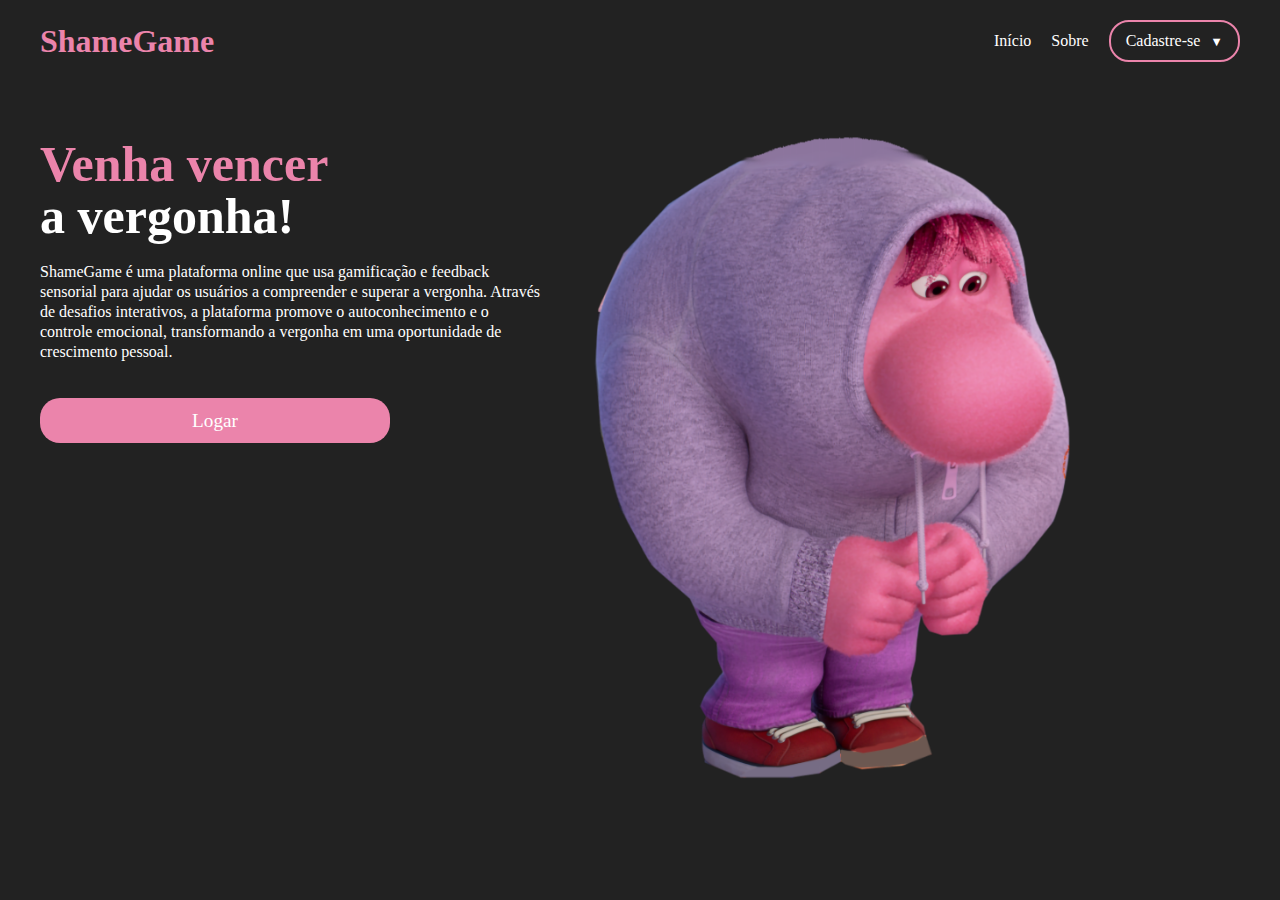
<file: html/index.html>
<!DOCTYPE html>
<html lang="en">
  <head>
    <meta charset="UTF-8" />
    <meta name="viewport" content="width=device-width, initial-scale=1.0" />
    <title>ShameGame</title>
    <link href="/style/style.css" rel="stylesheet" />
    <link
      rel="icon"
      href="/components/images/ShameGameLogo.png"
      type="image/x-icon"
    />
  </head>
  <body>
    <header>
      <div id="title">
        <h1>ShameGame</h1>
      </div>

      <ul>
        <a href="index.html" id="inicio-button"><li>Início</li></a>
        <a href="sobre.html" id="sobre-button"><li>Sobre</li></a>

        <div class="dropdown">
          <button class="dropbtn">Cadastre-se</button>
          <div class="dropdown-content">
            <a href="cadastro.html">Cadastrar</a>
          </div>
        </div>
      </ul>
    </header>
    <main>
      <aside>
        <h2><span>Venha vencer</span></h2>
        <h2>a vergonha!</h2>
        <p>
          ShameGame é uma plataforma online que usa gamificação e feedback
          sensorial para ajudar os usuários a compreender e superar a vergonha.
          Através de desafios interativos, a plataforma promove o
          autoconhecimento e o controle emocional, transformando a vergonha em
          uma oportunidade de crescimento pessoal.
        </p>
        <form>
          <div id="btn">
            <button type="button" id="login-button">Logar</button>
          </div>
        </form>
      </aside>
      <article>
        <img src="/components/images/Vergonha.png" alt="sentimento-vergonha" />
      </article>
    </main>

    <script>
      document
        .getElementById("login-button")
        .addEventListener("click", function () {
          window.location.href = "login.html";
        });
    </script>
  </body>
</html>
</file>
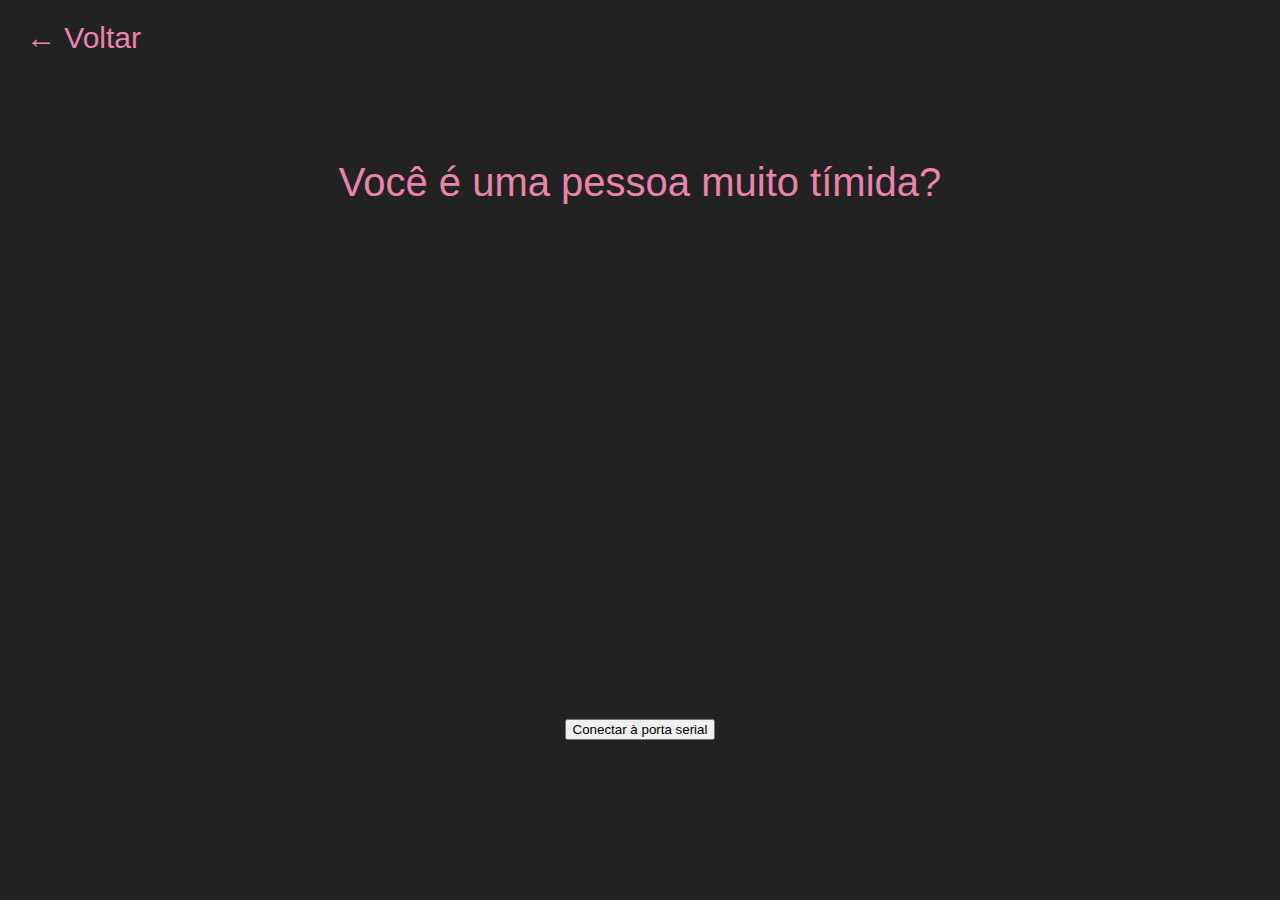
<file: html/aprender.html>
<!DOCTYPE html>
<html lang="pt">
  <head>
    <meta charset="UTF-8" />
    <meta name="viewport" content="width=device-width, initial-scale=1.0" />
    <title>Aprender • ShameGame</title>
    <link
      rel="icon"
      href="/components/images/ShameGameLogo.png"
      type="image/x-icon"
    />
    <style>
      body {
        background-color: rgb(34, 34, 34);
        display: flex;
        justify-content: center;
        align-items: center;
        height: 100vh;
        margin: 0;
        font-family: Arial, sans-serif;
        flex-direction: column;
        user-select: none;
      }
      .back-button {
        position: absolute;
        top: 20px;
        left: 20px;
        background-color: transparent;
        border: none;
        color: #eb84ab;
        font-size: 30px;
        cursor: pointer;
        display: flex;
        align-items: center;
        justify-content: center;
        transition: transform 0.3s;
      }
      .back-button:hover {
        transform: scale(1.1);
      }
      .message-container {
        color: #eb84ab;
        font-size: 40px;
        text-align: center;
        margin-bottom: 30px;
      }
      .message {
        display: none;
        opacity: 0;
        transition: opacity 1s ease-in-out;
      }
      .message-1 {
        animation: fadeInOut 12s infinite;
      }
      .message-2 {
        animation: fadeInOut 12s infinite;
        animation-delay: 4s;
      }
      .message-3 {
        animation: fadeInOut 12s infinite;
        animation-delay: 8s;
      }
      @keyframes fadeInOut {
        0%,
        100% {
          opacity: 0;
        }
        20%,
        80% {
          opacity: 1;
        }
      }
      .menu-container {
        display: none;
        background-color: #2c2c2c;
        color: #fff;
        width: 1200px;
        padding: 40px;
        border-radius: 8px;
        text-align: center;
        box-shadow: 0px 4px 10px rgba(0, 0, 0, 0.5);
        display: flex;
        justify-content: space-between;
        opacity: 0;
        transition: opacity 1s ease-in-out;
      }
      .menu-container.show {
        display: flex;
        opacity: 1;
      }
      .scenario-box {
        width: 70%;
        height: 400px;
        background-color: #1e1e1e;
        margin-right: 30px;
        display: flex;
        justify-content: center;
        align-items: center;
        border-radius: 10px;
        border: 2px solid #eb84ab;
        box-shadow: 0px 4px 10px rgba(0, 0, 0, 0.5);
      }
      .questions-container {
        width: 28%;
        display: flex;
        flex-direction: column;
        justify-content: center;
        align-items: center;
        gap: 20px;
        opacity: 0;
        transition: opacity 1s ease-in-out;
      }
      .menu-container button {
        background-color: transparent;
        border: 2px solid #eb84ab;
        padding: 10px 20px;
        color: #fff;
        border-radius: 5px;
        font-size: 18px;
        cursor: pointer;
        width: 100%;
        transition: background-color 0.3s, transform 0.3s;
      }
      .menu-container button:hover {
        background-color: #eb84ab;
        transform: scale(1.05);
      }
      .menu-container p {
        font-size: 18px;
        margin-bottom: 20px;
      }
      video {
        width: 100%;
        height: 100%;
        object-fit: cover;
        border-radius: 10px;
      }
    </style>
  </head>
  <body>
    <button
      class="back-button"
      onclick="window.location.href='principal.html';"
    >
      ← Voltar
    </button>

    <div class="message-container">
      <div class="message message-1">Você é uma pessoa muito tímida?</div>
      <div class="message message-2">
        Já perdeu oportunidades por causa disso?
      </div>
      <div class="message message-3">Vamos aprender mais sobre a vergonha?</div>
    </div>

    <div class="menu-container">
      <div class="scenario-box">
        <video id="scenarioVideo" controls></video>
      </div>
      <div class="questions-container">
        <p id="scenarioText">Texto do cenário aqui...</p>
        <button id="option1" onclick="checkAnswer(1)">a. Opção 1</button>
        <button id="option2" onclick="checkAnswer(2)">b. Opção 2</button>
        <button id="option3" onclick="checkAnswer(3)">c. Opção 3</button>
      </div>
    </div>

    <button id="connectButton" onclick="connectSerial()">
      Conectar à porta serial
    </button>

    <script>
      const scenarios = [
        {
          options: [
            "Ignorar o celular e prestar atenção.",
            "Pegar o celular e sair da sala.",
            "Desligar o celular e pedir desculpas.",
          ],
          correctAnswer: 3,
          video: "/components/videos/clash.mp4",
          text: "Situação do celular tocando. Como lidar com ela?",
        },
        {
          options: [
            "Pedir para o professor escolher outra pessoa.",
            "Falar o que sabe e mudar o rumo da apresentação.",
            "Focar mais no que sabe e falar brevemente nos outros tópicos.",
          ],
          correctAnswer: 3,
          video: "/components/videos/apresentacao.mp4",
          text: "Situação da apresentação. Como lidar com ela?",
        },
        {
          options: [
            "Sorrir para ela e acenar a cabeça, concordando.",
            "Falar que fez uma boa apresentação mesmo com o nervosismo.",
            "Dizer que tem um compromisso e sair.",
          ],
          correctAnswer: 1,
          video: "/components/videos/crush.mp4",
          text: "Situação da (o) crush. Como lidar com ela?",
        },
        {
          options: [
            "Fingir desmaio.",
            "Se levantar e fingir que nada aconteceu.",
            "Sair correndo para o mais longe possível.",
          ],
          correctAnswer: 2,
          video: "/components/videos/supermercado.mp4",
          text: "Situação da queda. Como lidar com ela?",
        },
        {
          options: [
            "Concordar apenas para evitar diálogo.",
            "Interrompê-lo se o conhece, pois não se lembra.",
            "Conversar naturalmente, mesmo que tenha que inventar algumas coisas.",
          ],
          correctAnswer: 3,
          video: "/components/videos/veio.mp4",
          text: "Situação do senhor. Como lidar com ela?",
        },
      ];

      let currentScenarioIndex = 0;
      let correctAnswers = 0;
      let valor = false;
      let port;
      let writer;

      async function connectSerial() {
        try {
          console.log("Tentando conectar à porta serial...");
          port = await navigator.serial.requestPort();
          await port.open({ baudRate: 115200 });
          writer = port.writable.getWriter();
          console.log("Conectado à porta serial!");

          sendValue();
        } catch (error) {
          console.log("Erro ao conectar na porta serial:", error);
        }
      }

      function sendValue() {
        const value = valor ? "true" : "false";
        const encoder = new TextEncoder();
        const encodedValue = encoder.encode(value + "\n");

        if (writer) {
          writer
            .write(encodedValue)
            .then(() => {
              console.log(`Valor enviado: ${value}`);
            })
            .catch((error) => {
              console.log("Erro ao enviar dados:", error);
            });
        } else {
          console.log("Writer não definido!");
        }
      }

      function checkAnswer(optionIndex) {
        const currentScenario = scenarios[currentScenarioIndex];
        const correctAnswer = currentScenario.correctAnswer;

        if (optionIndex === correctAnswer) {
          valor = true;
          correctAnswers++;
          alert("Resposta correta! Avançando para o próximo cenário.");
          sendValue();

          if (currentScenarioIndex < scenarios.length - 1) {
            currentScenarioIndex++;
            loadScenario(currentScenarioIndex);
          } else {
            alert("Parabéns, você completou todos os cenários!");
            window.location.href = "principal.html";
          }
        } else {
          valor = false;
          alert("Resposta errada! Tente novamente.");
          sendValue();
        }
      }

      function loadScenario(index) {
        const scenario = scenarios[index];
        const videoElement = document.getElementById("scenarioVideo");
        const scenarioTextElement = document.getElementById("scenarioText");

        if (scenario.video) {
          videoElement.src = scenario.video;
          videoElement.style.display = "block";
          videoElement.load();
          videoElement.play();
        } else {
          videoElement.style.display = "none";
        }

        scenarioTextElement.textContent = scenario.text;

        const options = document.querySelectorAll(
          ".questions-container button"
        );
        options.forEach((button, i) => {
          button.textContent = `${String.fromCharCode(97 + i)}. ${
            scenario.options[i]
          }`;
        });

        document.querySelector(".menu-container").classList.add("show");
        document.querySelector(".questions-container").style.opacity = 1;
      }

      window.onload = () => {
        const messages = document.querySelectorAll(".message");
        const menuContainer = document.querySelector(".menu-container");

        function showMessages(index) {
          if (index < messages.length) {
            messages[index].style.display = "block";
            setTimeout(() => {
              messages[index].style.opacity = 1;
            }, 100);

            setTimeout(() => {
              messages[index].style.opacity = 0;
            }, 4000);

            setTimeout(() => {
              messages[index].style.display = "none";
            }, 5000);
          }

          if (index + 1 < messages.length) {
            setTimeout(() => {
              showMessages(index + 1);
            }, 5000);
          } else {
            setTimeout(() => {
              menuContainer.classList.add("show");
              loadScenario(currentScenarioIndex);
            }, 2000);
          }
        }

        showMessages(0);
      };
    </script>
  </body>
</html>
</file>
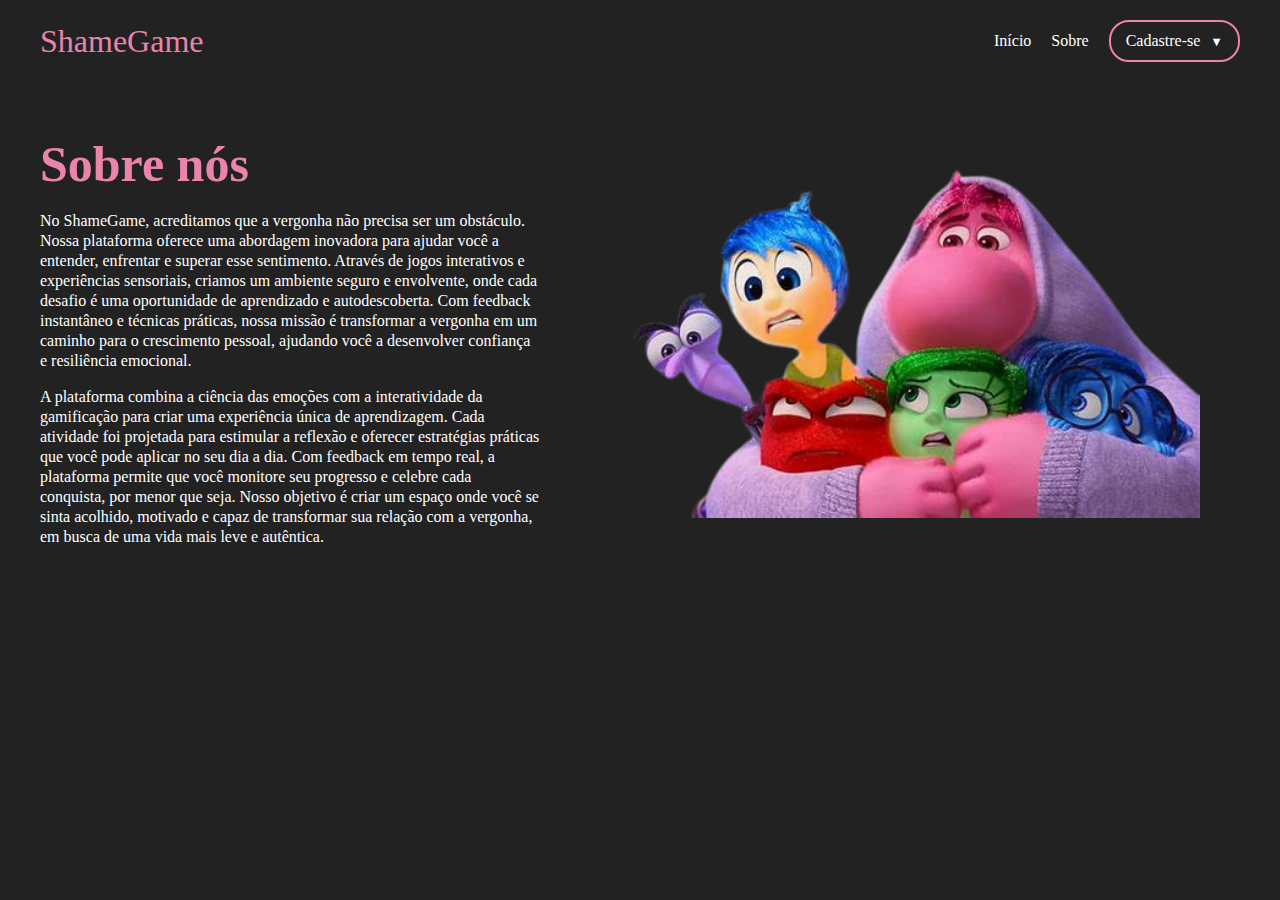
<file: html/sobre.html>
<!DOCTYPE html>
<html lang="en">
  <head>
    <meta charset="UTF-8" />
    <meta name="viewport" content="width=device-width, initial-scale=1.0" />
    <link href="/style/sobre.css" rel="stylesheet" />
    <link href="/style/style.css" rel="stylesheet" />
    <link
      rel="icon"
      href="/components/images/ShameGameLogo.png"
      type="image/x-icon"
    />
    <title>Sobre • ShameGame</title>
  </head>
  <body>
    <header>
      <div id="title">
        <h1>ShameGame</h1>
      </div>

      <ul>
        <a href="index.html"><li>Início</li></a>
        <a href="sobre.html" id="sobre-button"><li>Sobre</li></a>
        <div class="dropdown">
          <button class="dropbtn">Cadastre-se</button>
          <div class="dropdown-content">
            <a href="cadastro.html">Cadastrar</a>
          </div>
        </div>
      </ul>
    </header>

    <main>
      <aside>
        <h2><span>Sobre nós</span></h2>
        <p>
          No ShameGame, acreditamos que a vergonha não precisa ser um obstáculo.
          Nossa plataforma oferece uma abordagem inovadora para ajudar você a
          entender, enfrentar e superar esse sentimento. Através de jogos
          interativos e experiências sensoriais, criamos um ambiente seguro e
          envolvente, onde cada desafio é uma oportunidade de aprendizado e
          autodescoberta. Com feedback instantâneo e técnicas práticas, nossa
          missão é transformar a vergonha em um caminho para o crescimento
          pessoal, ajudando você a desenvolver confiança e resiliência
          emocional.
        </p>
        <p>
          A plataforma combina a ciência das emoções com a interatividade da
          gamificação para criar uma experiência única de aprendizagem. Cada
          atividade foi projetada para estimular a reflexão e oferecer
          estratégias práticas que você pode aplicar no seu dia a dia. Com
          feedback em tempo real, a plataforma permite que você monitore seu
          progresso e celebre cada conquista, por menor que seja. Nosso objetivo
          é criar um espaço onde você se sinta acolhido, motivado e capaz de
          transformar sua relação com a vergonha, em busca de uma vida mais leve
          e autêntica.
        </p>
      </aside>

      <article>
        <img src="/components/images/Vergonha3.png" alt="Vergonha-Sobre" />
      </article>
    </main>

    <script>
      document
        .getElementById("login-button")
        .addEventListener("click", function () {
          window.location.href = "/html/login.html";
        });
    </script>
  </body>
</html>
</file>
<file: style/style.css>
body {
  background-color: rgb(34, 34, 34);
  color: white;
  font-family: poppinsregular;
  max-width: 1200px;
  margin: 0 auto;
  padding: 15px;
}

header {
  display: flex;
  justify-content: space-between;
  align-items: center;
}

ul {
  list-style-type: none;
  margin: 0;
  padding: 0;
  display: flex;
  gap: 20px;
  align-items: center;
}

ul a {
  text-decoration: none;
  color: white;
  padding: 10px 0;
}

ul a:hover {
  color: #be6688;
  transition: 0.3s all;
}

#title {
  flex-direction: column;
  line-height: 10px;
  color: #eb84ab;
}

li {
  display: inline-block;
  margin: 0;
}

.image {
  margin-left: -10px;
  margin-top: -40px;
  width: 145px;
  cursor: pointer;
}

main {
  display: flex;
  flex-direction: row;
  margin-top: 50px;
}

h1 {
  color: #eb84ab;
}

h2 {
  font-size: 50px;
  line-height: 10px;
  font-family: poppinsmedium;
}

span {
  color: #eb84ab;
}

p {
  line-height: 20px;
  max-width: 500px;
  font-family: poppinslight;
}

img {
  width: 580px;
}

form {
  display: flex;
  flex-direction: column;
  width: 70%;
}

form[type="submit"] {
  height: 50px;
  width: 50%;
  background-color: #eb84ab;
  color: white;
  font-weight: bold;
}

form[type="submit"]:hover {
  cursor: pointer;
}

input {
  margin-top: 20px;
  height: 20px;
  padding: 15px;
  border-radius: 20px;
  border: none;
  font-size: 15px;
}

#btn button {
  font-family: poppinsmedium;
  background: #eb84ab;
  width: 100%;
  height: 45px;
  border: none;
  font-size: 1.2em;
  color: white;
  border-radius: 20px;
  outline: none;
  cursor: pointer;
  margin-top: 20px;
}

#btn button:hover {
  background-color: #be6688;
  color: black;
  transition: 0.3s all;
  transform: scale(1.05);
}

footer {
  display: flex;
  justify-content: center;
  align-items: center;
  padding: 10px 0;
  font-size: 14px;
  width: 100%;
  position: relative;
}

.dropdown {
  position: relative;
  display: inline-block;
  align-self: center;
}

.dropbtn {
  background-color: rgb(34, 34, 34);
  color: white;
  padding: 10px 15px;
  font-family: poppinsmedium;
  font-size: 1em;
  border: 2px solid #eb84ab;
  border-radius: 20px;
  cursor: pointer;
  transition: all 0.3s ease;
}

.dropbtn:hover {
  background-color: #be6688;
  color: white;
  border: 2px solid #be6688;
  transform: scale(1.05);
}

.dropdown-content {
  display: none;
  position: absolute;
  background-color: rgb(34, 34, 34);
  min-width: 200px;
  border-radius: 15px;
  box-shadow: 0 8px 16px rgba(0, 0, 0, 0.2);
  z-index: 1;
  opacity: 0;
  transform: translateY(20px);
  transition: all 0.4s ease;
}

.dropdown-content a {
  color: white;
  padding: 12px 16px;
  text-decoration: none;
  display: block;
  border-bottom: 1px solid rgba(60, 202, 148, 0.3);
  font-family: poppinsregular;
}

.dropdown-content a:last-child {
  border-bottom: none;
}

.dropdown-content a:hover {
  background-color: #be6688;
  color: white;
}

.dropdown:hover .dropdown-content {
  display: block;
  opacity: 1;
  transform: translateY(0);
}

.dropbtn::after {
  content: "\25BC";
  font-size: 0.8em;
  margin-left: 10px;
  transition: transform 0.3s ease;
}

.dropdown:hover .dropbtn::after {
  transform: rotate(180deg);
}
</file>
<file: style/sobre.css>
body {
  background-color: rgb(34, 34, 34);
  color: white;
  font-family: poppinsregular;
  max-width: 1200px;
  margin: 0 auto;
  padding: 15px;
}

header {
  display: flex;
  flex-direction: row;
  justify-content: space-between;
  align-items: center;
}

#tile {
  flex-direction: column;
  line-height: 10px;
}

a {
  color: white;
}

a:hover {
  color: rgb(60, 202, 148);
  transition: 0.3s all;
}

#Cadastre-se-btn {
  border: 2px solid #eb84ab;
  padding: 10px;
  border-radius: 15px;
}

#Cadastre-se-btn:hover {
  background-color: #be6688;
  color: white;
}

li {
  display: inline-block;
  margin: 20px;
}

h1 {
  font-weight: 200;
}

main {
  display: flex;
  flex-direction: row;
  margin-top: 50px;
}

h2 {
  font-size: 50px;
  line-height: 10px;
  font-family: poppinsmedium;
}

span {
  color: #eb84ab;
}

p {
  line-height: 20px;
  max-width: 500px;
  font-family: poppinslight;
  justify-content: flex-end;
}

img {
  width: 580px;
  display: block;
  max-width: 100%;
  height: auto;
  margin-top: 50px;
  margin-left: 80px;
}

form {
  display: flex;
  flex-direction: column;
  width: 70%;
}

form[type="submit"] {
  height: 50px;
  width: 50%;
  background-color: #eb84ab;
  color: white;
  font-weight: bold;
}

form[type="submit"]:hover {
  cursor: pointer;
}

input {
  margin-top: 20px;
  height: 20px;
  padding: 15px;
  border-radius: 20px;
  border: none;
  font-size: 15px;
}

#btn button {
  font-family: poppinsmedium;
  background: #eb84ab;
  width: 100%;
  height: 45px;
  border: none;
  font-size: 1.2em;
  color: white;
  border-radius: 20px;
  outline: none;
  cursor: pointer;
  margin-top: 20px;
}

#btn button:hover {
  background-color: #be6688;
  color: black;
  transition: 0.3s all;
}
</file>
